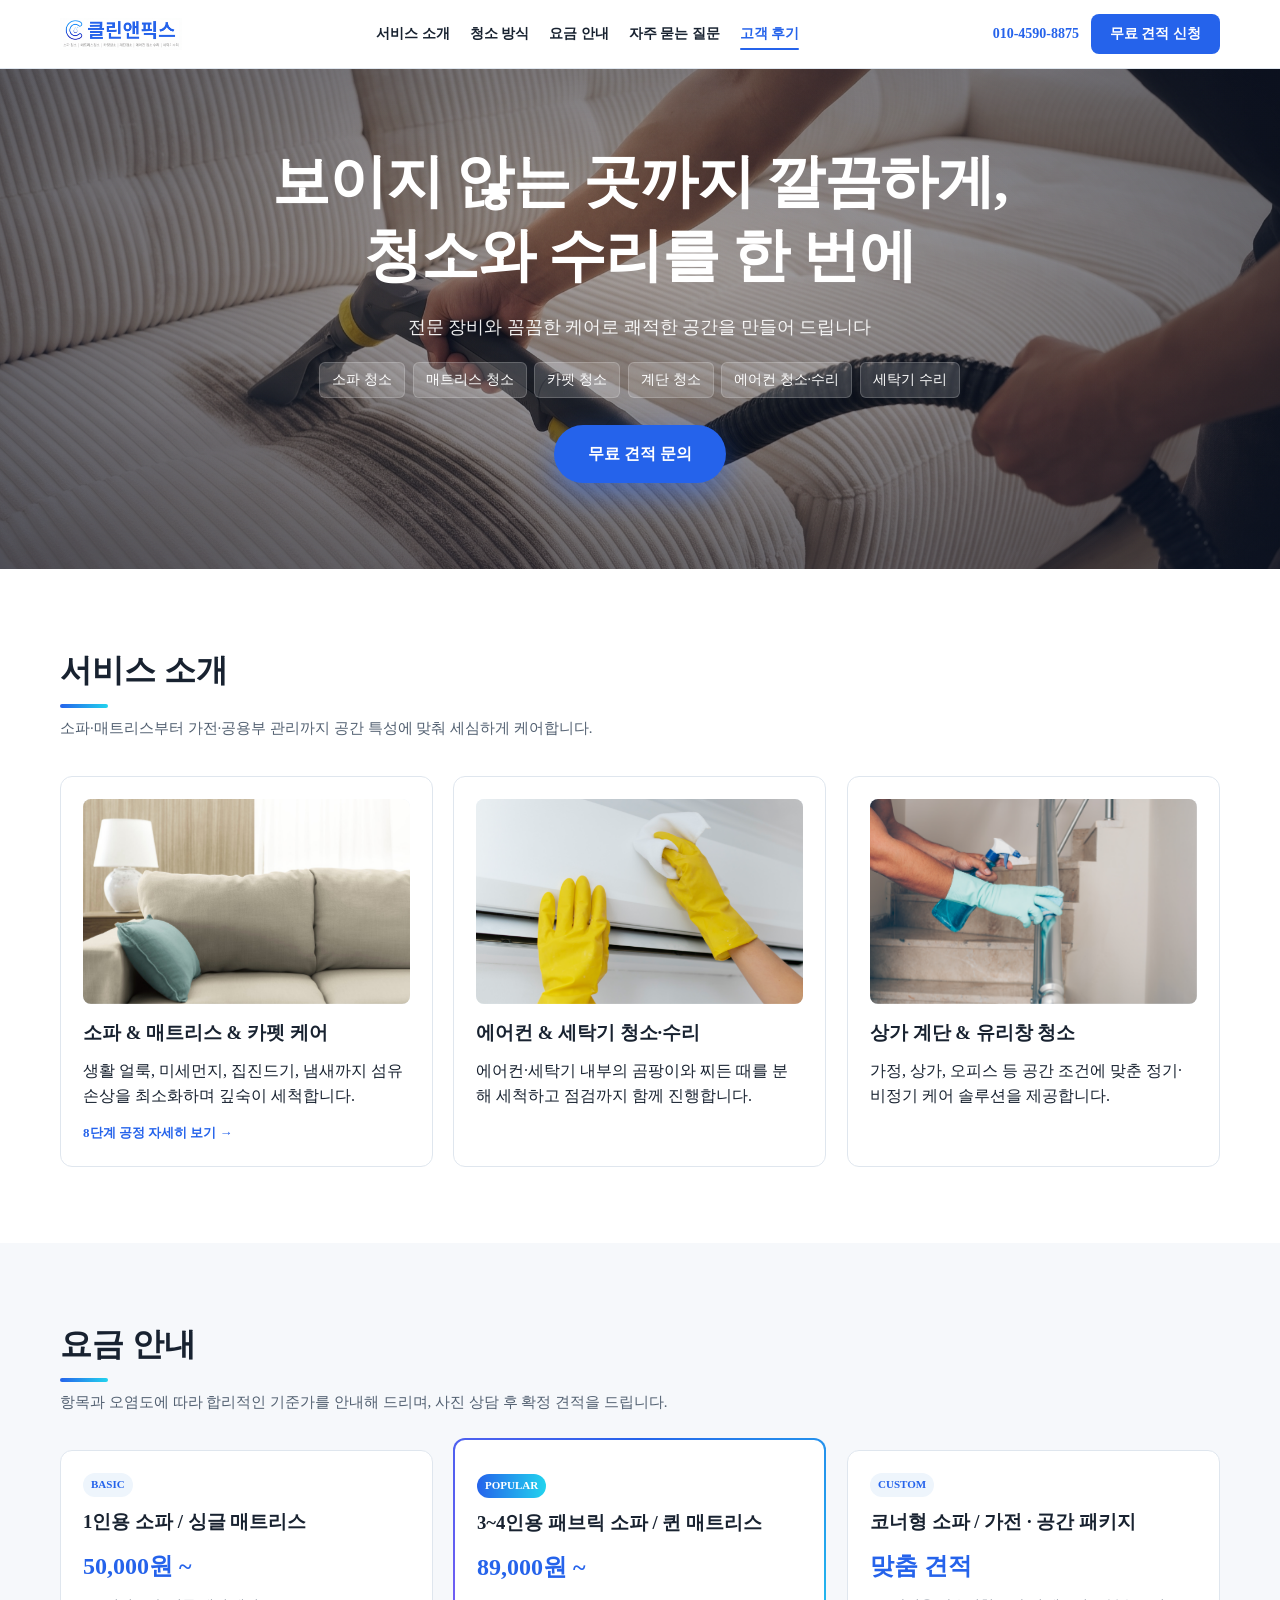
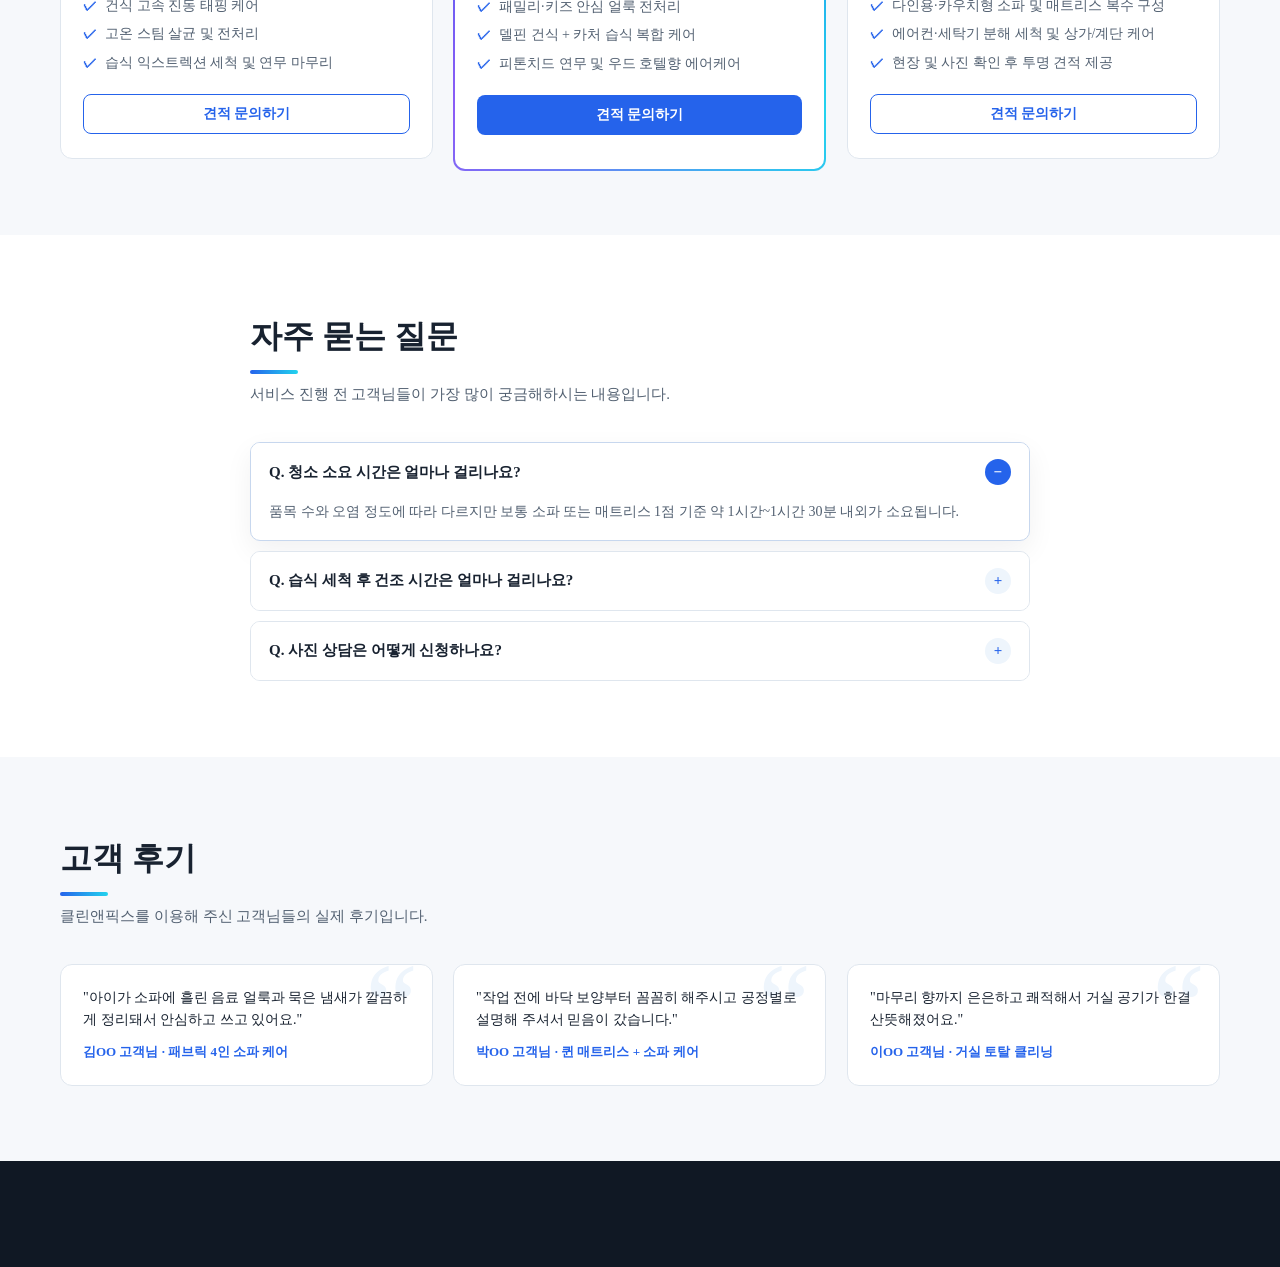
<file: index.html>
<!DOCTYPE html>
<html lang="ko">
<head>
  <meta charset="UTF-8" />
  <!-- <title>클린앤픽스 | 토탈 홈케어 솔루션</title> -->
  <title>클린앤픽스 | 소파·매트리스·가전 토탈 홈케어</title>
  <meta name="viewport" content="width=device-width, initial-scale=1.0" />
  <meta name="description" content="클린앤픽스는 소파, 매트리스, 카펫, 계단 청소와 에어컨·세탁기 청소·수리를 한 번에 제공하는 토탈 홈케어입니다. 무료 견적 010-4590-8875" />
  <meta name="keywords" content="클린앤픽스, 소파청소, 매트리스청소, 카펫청소, 에어컨청소, 세탁기수리, 홈케어" />
  <meta name="author" content="클린앤픽스" />
  <meta name="robots" content="index, follow" />
  <meta name="format-detection" content="telephone=yes" />
  <link rel="canonical" href="https://example.com/" />

  <!-- Google Search console -->
  <meta name="google-site-verification" content="XrOXJmOJkGerTyhE4SbT16BVe5wkN-o1KWM9F8lPONY" />
  
  <!-- Favicon -->
  <link rel="icon" href="assets/favicon/favicon.ico" sizes="any" />
  <link rel="icon" type="image/png" sizes="16x16" href="assets/favicon/favicon-16x16.png" />
  <link rel="icon" type="image/png" sizes="32x32" href="assets/favicon/favicon-32x32.png" />
  <link rel="icon" type="image/png" sizes="48x48" href="assets/favicon/favicon-48x48.png" />
  <link rel="apple-touch-icon" href="assets/favicon/apple-touch-icon.png" />
  <link rel="manifest" href="site.webmanifest" />
  <meta name="application-name" content="클린앤픽스" />

  <!-- Open Graph (카카오, 네이버, 페이스북 공유) -->
  <meta property="og:type" content="website" />
  <meta property="og:locale" content="ko_KR" />
  <meta property="og:site_name" content="클린앤픽스" />
  <meta property="og:title" content="클린앤픽스 | 보이지 않는 곳까지 깔끔하게" />
  <meta property="og:description" content="소파·매트리스·카펫 청소와 에어컨·세탁기 케어를 한 번에. 무료 견적 010-4590-8875" />
  <meta property="og:url" content="https://cleanandfix.github.io/clean-n-fix" />
  <meta property="og:image" content="https://i.ifh.cc/rtOktN.jpg" />
  <meta property="og:image:width" content="1200" />
  <meta property="og:image:height" content="630" />
  <meta property="og:image:alt" content="클린앤픽스 토탈 홈케어" />

  <!-- 검색엔진 소유 확인 (발급받은 코드로 교체) -->
  <meta name="google-site-verification" content="GOOGLE_VERIFICATION_CODE" />
  <meta name="naver-site-verification" content="NAVER_VERIFICATION_CODE" />
  <link rel="stylesheet" href="css/style.css" />
  <link rel="stylesheet" href="css/motion.css" />
  <script>document.documentElement.classList.add('motion-ready');</script>

</head>
<body>

  <header class="site-header">
    <div class="container header-inner">
      <a href="#top" class="brand-logo"><img src="assets/CF_logo.png" alt="클린앤픽스 로고" class="brand-logo-img" /></a>
      <nav class="main-nav" aria-label="주요 메뉴">
        <a href="#service">서비스 소개</a>
        <a href="process.html">청소 방식</a>
        <a href="#pricing">요금 안내</a>
        <a href="#faq">자주 묻는 질문</a>
        <a href="#review">고객 후기</a>
      </nav>
      <div class="header-actions">
        <a href="tel:010-4590-8875" class="tel-link">010-4590-8875</a>
        <button type="button" class="btn-primary" id="openQuoteModal">무료 견적 신청</button>
      </div>
    </div>
  </header>

  <main id="top">
   <section class="hero-full">
    <div class="hero-bg" aria-hidden="true"></div>
    <div class="hero-inner">
      <h1 class="hero-title">
        <span class="line"><span>보이지 않는 곳까지 깔끔하게,</span></span>
        <span class="line"><span>청소와 수리를 한 번에</span></span>
      </h1>
      <p class="hero-desc">전문 장비와 꼼꼼한 케어로 쾌적한 공간을 만들어 드립니다</p>
      <div class="hero-list">
        <span>소파 청소</span>
        <span>매트리스 청소</span>
        <span>카펫 청소</span>
        <span>계단 청소</span>
        <span>에어컨 청소·수리</span>
        <span>세탁기 수리</span>
      </div>
      <a href="#contact" class="hero-cta">무료 견적 문의</a>
    </div>
  </section>

  </div>

    <section id="service" class="section">
      <div class="container">
        <div class="section-head">
          <h2>서비스 소개</h2>
          <p>소파·매트리스부터 가전·공용부 관리까지 공간 특성에 맞춰 세심하게 케어합니다.</p>
        </div>
        <div class="grid-3">
          <a href="process.html" class="card card-link" aria-label="소파 &amp; 매트리스 &amp; 카펫 케어 - 클리닝 시스템 공정 안내 보기">
            <div class="service-thumb">
              <img src="assets/service_01.png" alt="소파 및 매트리스 케어" loading="lazy" onerror="this.remove();" />
            </div>
            <h3>소파 &amp; 매트리스 &amp; 카펫 케어</h3>
            <p>생활 얼룩, 미세먼지, 집진드기, 냄새까지 섬유 손상을 최소화하며 깊숙이 세척합니다.</p>
            <span class="card-more">8단계 공정 자세히 보기 <span aria-hidden="true">→</span></span>
          </a>
          <article class="card">
            <div class="service-thumb">
              <img src="assets/service_02.jpg" alt="가전 분해 청소 및 정비" loading="lazy" onerror="this.remove();" />
            </div>
            <h3>에어컨 &amp; 세탁기 청소·수리</h3>
            <p>에어컨·세탁기 내부의 곰팡이와 찌든 때를 분해 세척하고 점검까지 함께 진행합니다.</p>
          </article>
          <article class="card">
            <div class="service-thumb">
              <img src="assets/service_03.jpg" alt="카펫 계단 맞춤 케어" loading="lazy" onerror="this.remove();" />
            </div>
            <h3>상가 계단 &amp; 유리창 청소</h3>
            <p>가정, 상가, 오피스 등 공간 조건에 맞춘 정기·비정기 케어 솔루션을 제공합니다.</p>
          </article>
        </div>
      </div>
    </section>

    <section id="pricing" class="section section-muted">
      <div class="container">
        <div class="section-head">
          <h2>요금 안내</h2>
          <p>항목과 오염도에 따라 합리적인 기준가를 안내해 드리며, 사진 상담 후 확정 견적을 드립니다.</p>
        </div>
        <div class="grid-3">
          <article class="pricing-card">
            <span class="plan-tag">BASIC</span>
            <h3>1인용 소파 / 싱글 매트리스</h3>
            <p class="price">50,000원 ~</p>
            <ul>
              <li>건식 고속 진동 태핑 케어</li>
              <li>고온 스팀 살균 및 전처리</li>
              <li>습식 익스트렉션 세척 및 연무 마무리</li>
            </ul>
            <button type="button" class="btn-outline select-plan-btn" data-plan="1인용 소파 / 싱글 매트리스 (50,000원 ~)">견적 문의하기</button>
          </article>
          <article class="pricing-card featured">
            <span class="plan-tag">POPULAR</span>
            <h3>3~4인용 패브릭 소파 / 퀸 매트리스</h3>
            <p class="price">90,000원 ~</p>
            <ul>
              <li>패밀리·키즈 안심 얼룩 전처리</li>
              <li>델핀 건식 + 카처 습식 복합 케어</li>
              <li>피톤치드 연무 및 우드 호텔향 에어케어</li>
            </ul>
            <button type="button" class="btn-primary select-plan-btn" data-plan="3~4인용 소파 / 퀸 매트리스 (90,000원 ~)">견적 문의하기</button>
          </article>
          <article class="pricing-card">
            <span class="plan-tag">CUSTOM</span>
            <h3>코너형 소파 / 가전 · 공간 패키지</h3>
            <p class="price">맞춤 견적</p>
            <ul>
              <li>다인용·카우치형 소파 및 매트리스 복수 구성</li>
              <li>에어컨·세탁기 분해 세척 및 상가/계단 케어</li>
              <li>현장 및 사진 확인 후 투명 견적 제공</li>
            </ul>
            <button type="button" class="btn-outline select-plan-btn" data-plan="코너형 소파 / 가전·공간 패키지 (맞춤 견적)">견적 문의하기</button>
          </article>
        </div>
      </div>
    </section>

    <section id="faq" class="section">
      <div class="container narrow">
        <div class="section-head">
          <h2>자주 묻는 질문</h2>
          <p>서비스 진행 전 고객님들이 가장 많이 궁금해하시는 내용입니다.</p>
        </div>
        <div class="faq-list" id="faqList"></div>
      </div>
    </section>

    <section id="review" class="section section-muted">
      <div class="container">
        <div class="section-head">
          <h2>고객 후기</h2>
          <p>클린앤픽스를 이용해 주신 고객님들의 실제 후기입니다.</p>
        </div>
        <div class="grid-3">
          <article class="card review-card">
            <p>"아이가 소파에 흘린 음료 얼룩과 묵은 냄새가 깔끔하게 정리돼서 안심하고 쓰고 있어요."</p>
            <strong>김OO 고객님 · 패브릭 4인 소파 케어</strong>
          </article>
          <article class="card review-card">
            <p>"작업 전에 바닥 보양부터 꼼꼼히 해주시고 공정별로 설명해 주셔서 믿음이 갔습니다."</p>
            <strong>박OO 고객님 · 퀸 매트리스 + 소파 케어</strong>
          </article>
          <article class="card review-card">
            <p>"마무리 향까지 은은하고 쾌적해서 거실 공기가 한결 산뜻해졌어요."</p>
            <strong>이OO 고객님 · 거실 토탈 클리닝</strong>
          </article>
        </div>
      </div>
    </section>
  </main>

  <footer class="site-footer">
    <div class="container footer-inner">
      <div>
        <strong>클린앤픽스</strong>
        <p>대표번호: 010-4590-8875 · 상담 및 견적 문의 가능</p>
      </div>
      <p class="copyright">© 2026 CLEAN &amp; FIX. All rights reserved.</p>
    </div>
  </footer>

  <div class="modal-backdrop" id="quoteModal" aria-hidden="true">
    <div class="modal-box" role="dialog" aria-modal="true" aria-labelledby="quoteModalTitle">
      <div class="modal-header">
        <h3 id="quoteModalTitle">무료 견적 신청</h3>
        <button type="button" class="modal-close" id="closeQuoteModal" aria-label="닫기">×</button>
      </div>
      <form id="quoteForm" class="quote-form">
        <label>
          선택 항목
          <input type="text" name="plan" id="quotePlanInput" placeholder="예: 3~4인용 소파 / 퀸 매트리스" />
        </label>
        <label>
          성함
          <input type="text" name="name" required placeholder="성함을 입력해 주세요" />
        </label>
        <label>
          연락처
          <input type="tel" name="phone" required placeholder="010-0000-0000" />
        </label>
        <label>
          문의 내용 (품목, 크기, 오염 상태 등)
          <textarea name="message" rows="4" placeholder="소재나 얼룩 위치 등을 편하게 적어주세요."></textarea>
        </label>
        <button type="submit" class="btn-primary full-width">견적 요청 보내기</button>
      </form>
    </div>
  </div>

  <a href="tel:010-4590-8875" class="fab-call" aria-label="전화 상담 010-4590-8875">
    <svg viewBox="0 0 24 24" width="24" height="24" aria-hidden="true"><path fill="currentColor" d="M6.6 10.8a15.1 15.1 0 0 0 6.6 6.6l2.2-2.2c.3-.3.7-.4 1-.2 1.1.4 2.3.6 3.6.6.6 0 1 .4 1 1V20c0 .6-.4 1-1 1A17 17 0 0 1 3 4c0-.6.4-1 1-1h3.5c.6 0 1 .4 1 1 0 1.3.2 2.5.6 3.6.1.3 0 .7-.2 1l-2.3 2.2z"/></svg>
  </a>

  <div class="scroll-progress" aria-hidden="true"></div>

  <script src="js/main.js"></script>
  <script src="js/motion.js"></script>
</body>
</html>
</file>
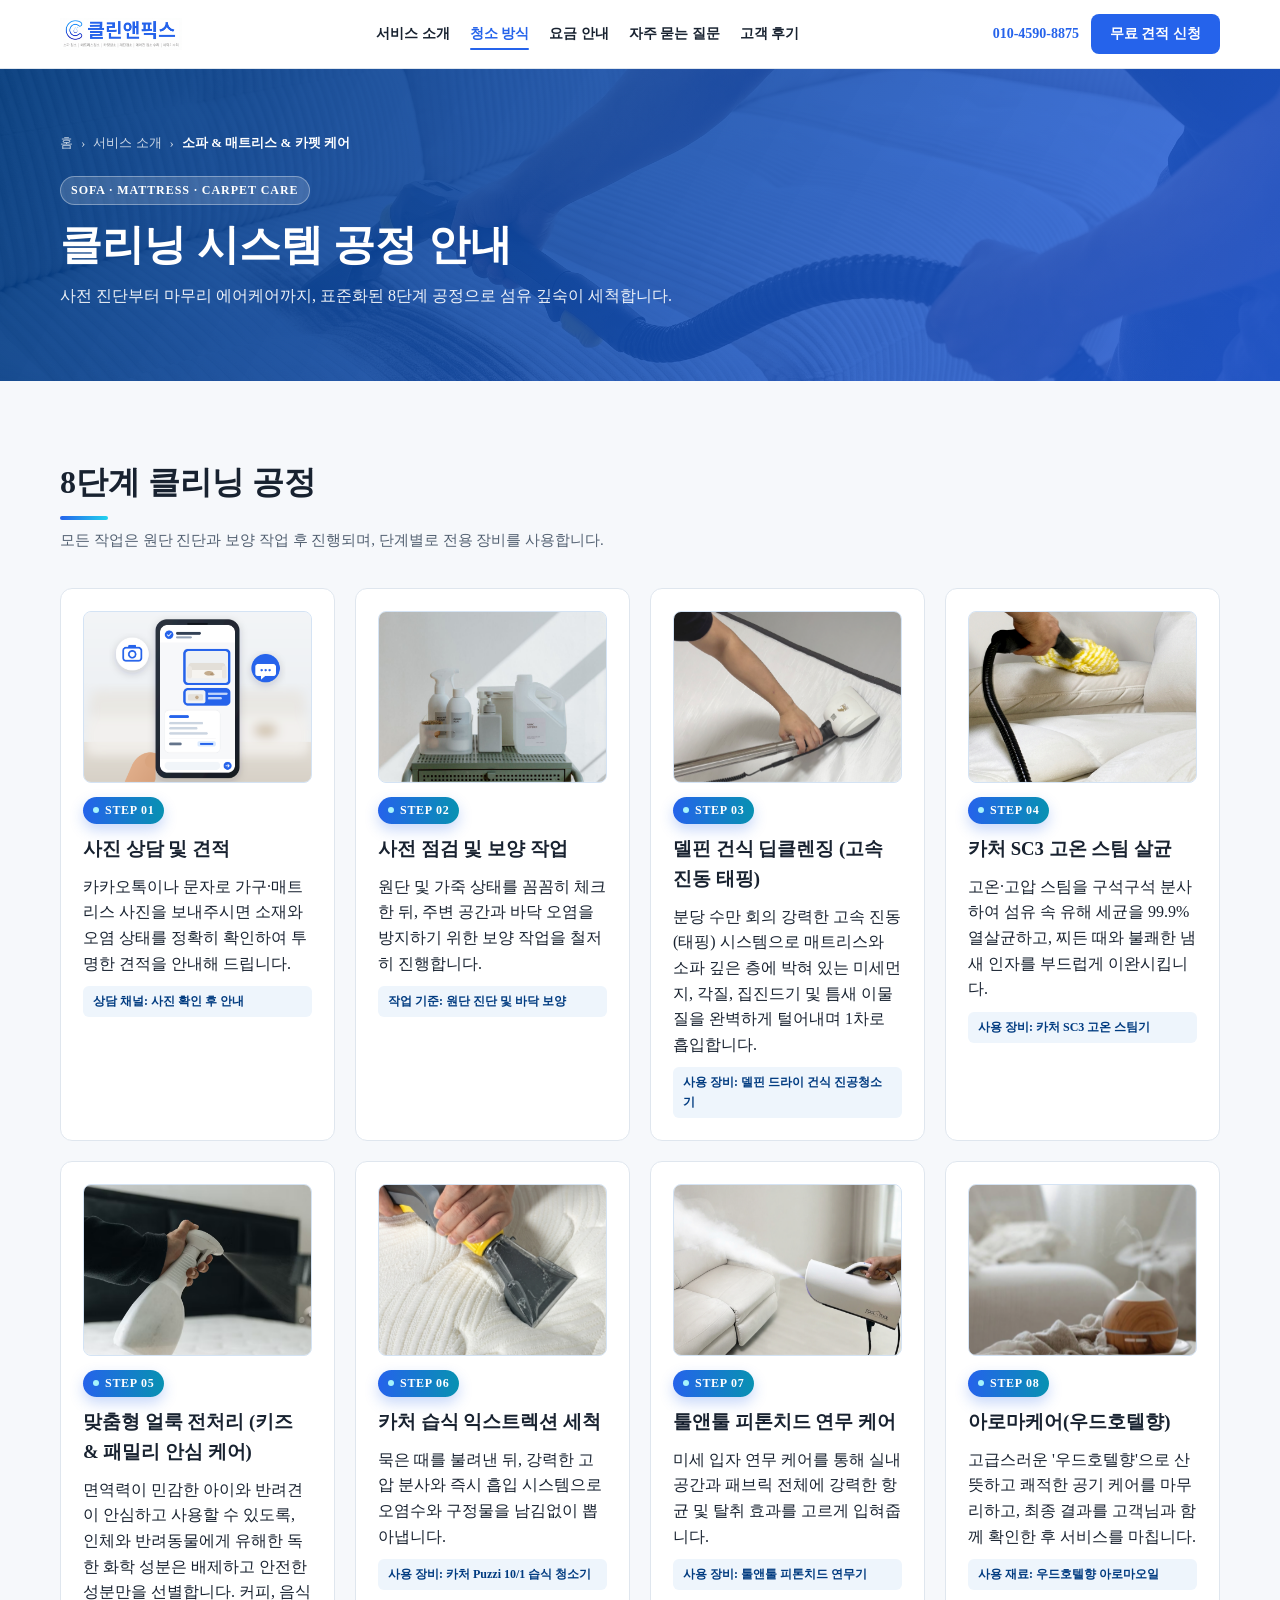
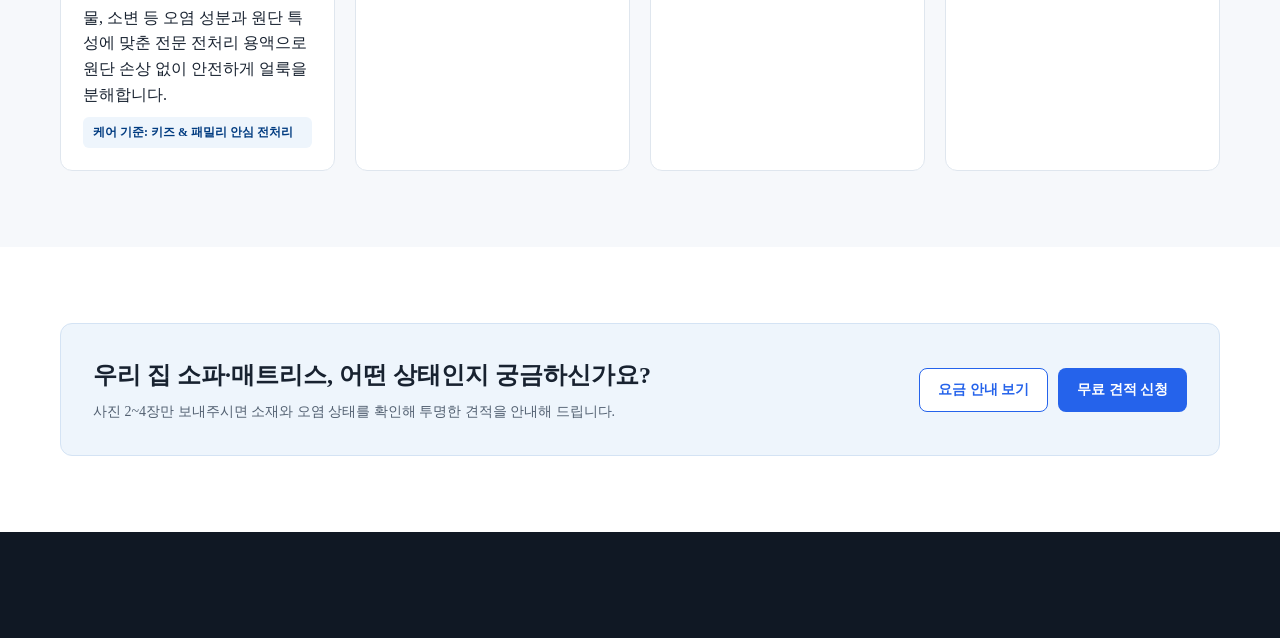
<file: process.html>
<!DOCTYPE html>
<html lang="ko">
<head>
  <meta charset="UTF-8" />
  <title>클리닝 시스템 공정 안내 | 클린앤픽스 소파·매트리스·카펫 케어</title>
  <meta name="viewport" content="width=device-width, initial-scale=1.0" />
  <meta name="description" content="클린앤픽스 소파·매트리스·카펫 케어는 사진 상담부터 건식 태핑, 고온 스팀 살균, 습식 익스트렉션, 피톤치드 연무, 아로마 마무리까지 표준화된 8단계 공정으로 진행합니다. 무료 견적 010-4590-8875" />
  <meta name="keywords" content="클린앤픽스, 소파청소 공정, 매트리스청소, 카펫청소, 습식 익스트렉션, 스팀 살균, 피톤치드" />
  <meta name="author" content="클린앤픽스" />
  <meta name="robots" content="index, follow" />
  <meta name="format-detection" content="telephone=yes" />
  <link rel="canonical" href="https://cleanandfix.github.io/clean-n-fix/process.html" />

  <!-- Favicon -->
  <link rel="icon" href="assets/favicon/favicon.ico" sizes="any" />
  <link rel="icon" type="image/png" sizes="16x16" href="assets/favicon/favicon-16x16.png" />
  <link rel="icon" type="image/png" sizes="32x32" href="assets/favicon/favicon-32x32.png" />
  <link rel="icon" type="image/png" sizes="48x48" href="assets/favicon/favicon-48x48.png" />
  <link rel="apple-touch-icon" href="assets/favicon/apple-touch-icon.png" />
  <link rel="manifest" href="site.webmanifest" />

  <!-- Open Graph -->
  <meta property="og:type" content="website" />
  <meta property="og:locale" content="ko_KR" />
  <meta property="og:site_name" content="클린앤픽스" />
  <meta property="og:title" content="클리닝 시스템 공정 안내 | 클린앤픽스" />
  <meta property="og:description" content="소파·매트리스·카펫을 표준화된 8단계 공정으로 깊숙이 세척합니다. 무료 견적 010-4590-8875" />
  <meta property="og:url" content="https://cleanandfix.github.io/clean-n-fix/process.html" />
  <meta property="og:image" content="https://i.ifh.cc/rtOktN.jpg" />

  <link rel="stylesheet" href="css/style.css" />
  <link rel="stylesheet" href="css/motion.css" />
  <script>document.documentElement.classList.add('motion-ready');</script>
</head>
<body>

  <header class="site-header">
    <div class="container header-inner">
      <a href="index.html" class="brand-logo"><img src="assets/CF_logo.png" alt="클린앤픽스 로고" class="brand-logo-img" /></a>
      <nav class="main-nav" aria-label="주요 메뉴">
        <a href="index.html#service">서비스 소개</a>
        <a href="process.html" class="is-active" aria-current="page">청소 방식</a>
        <a href="index.html#pricing">요금 안내</a>
        <a href="index.html#faq">자주 묻는 질문</a>
        <a href="index.html#review">고객 후기</a>
      </nav>
      <div class="header-actions">
        <a href="tel:010-4590-8875" class="tel-link">010-4590-8875</a>
        <button type="button" class="btn-primary" id="openQuoteModal">무료 견적 신청</button>
      </div>
    </div>
  </header>

  <main id="top">
    <section class="page-hero">
      <div class="container">
        <nav class="breadcrumb" aria-label="현재 위치">
          <a href="index.html">홈</a>
          <span aria-hidden="true">›</span>
          <a href="index.html#service">서비스 소개</a>
          <span aria-hidden="true">›</span>
          <span aria-current="page">소파 &amp; 매트리스 &amp; 카펫 케어</span>
        </nav>
        <span class="page-hero-tag">SOFA · MATTRESS · CARPET CARE</span>
        <h1>클리닝 시스템 공정 안내</h1>
        <p>사전 진단부터 마무리 에어케어까지,<br class="mobile-br" /> 표준화된 8단계 공정으로 섬유 깊숙이 세척합니다.</p>
      </div>
    </section>

    <section id="process" class="section section-muted">
      <div class="container">
        <div class="section-head">
          <h2>8단계 클리닝 공정</h2>
          <p>모든 작업은 원단 진단과 보양 작업 후 진행되며, 단계별로 전용 장비를 사용합니다.</p>
        </div>
        <div class="grid-4" id="processGrid"></div>
      </div>
    </section>

    <section class="section">
      <div class="container">
        <div class="page-cta">
          <div>
            <h2>우리 집 소파·매트리스, 어떤 상태인지 궁금하신가요?</h2>
            <p>사진 2~4장만 보내주시면 소재와 오염 상태를 확인해 투명한 견적을 안내해 드립니다.</p>
          </div>
          <div class="page-cta-actions">
            <a href="index.html#pricing" class="btn-outline">요금 안내 보기</a>
            <button type="button" class="btn-primary select-plan-btn" data-plan="소파 / 매트리스 / 카펫 케어">무료 견적 신청</button>
          </div>
        </div>
      </div>
    </section>
  </main>

  <footer class="site-footer">
    <div class="container footer-inner">
      <div>
        <strong>클린앤픽스</strong>
        <p>대표번호: 010-4590-8875 · 상담 및 견적 문의 가능</p>
      </div>
      <p class="copyright">© 2026 CLEAN &amp; FIX. All rights reserved.</p>
    </div>
  </footer>

  <div class="modal-backdrop" id="quoteModal" aria-hidden="true">
    <div class="modal-box" role="dialog" aria-modal="true" aria-labelledby="quoteModalTitle">
      <div class="modal-header">
        <h3 id="quoteModalTitle">무료 견적 신청</h3>
        <button type="button" class="modal-close" id="closeQuoteModal" aria-label="닫기">×</button>
      </div>
      <form id="quoteForm" class="quote-form">
        <label>
          선택 항목
          <input type="text" name="plan" id="quotePlanInput" placeholder="예: 3~4인용 소파 / 퀸 매트리스" />
        </label>
        <label>
          성함
          <input type="text" name="name" required placeholder="성함을 입력해 주세요" />
        </label>
        <label>
          연락처
          <input type="tel" name="phone" required placeholder="010-0000-0000" />
        </label>
        <label>
          문의 내용 (품목, 크기, 오염 상태 등)
          <textarea name="message" rows="4" placeholder="소재나 얼룩 위치 등을 편하게 적어주세요."></textarea>
        </label>
        <button type="submit" class="btn-primary full-width">견적 요청 보내기</button>
      </form>
    </div>
  </div>

  <a href="tel:010-4590-8875" class="fab-call" aria-label="전화 상담 010-4590-8875">
    <svg viewBox="0 0 24 24" width="24" height="24" aria-hidden="true"><path fill="currentColor" d="M6.6 10.8a15.1 15.1 0 0 0 6.6 6.6l2.2-2.2c.3-.3.7-.4 1-.2 1.1.4 2.3.6 3.6.6.6 0 1 .4 1 1V20c0 .6-.4 1-1 1A17 17 0 0 1 3 4c0-.6.4-1 1-1h3.5c.6 0 1 .4 1 1 0 1.3.2 2.5.6 3.6.1.3 0 .7-.2 1l-2.3 2.2z"/></svg>
  </a>

  <div class="scroll-progress" aria-hidden="true"></div>

  <script src="js/main.js"></script>
  <script src="js/motion.js"></script>
</body>
</html>
</file>
<file: css/style.css>
:root {
  --primary: #2563eb;
  --primary-dark: #003b80;
  --primary-soft: #eef5fc;
  --text-main: #182230;
  --text-sub: #526071;
  --bg-page: #ffffff;
  --bg-muted: #f6f8fb;
  --border: #dfe6ee;
  --radius: 12px;
}

* {
  box-sizing: border-box;
  margin: 0;
  padding: 0;
}

html {
  scroll-behavior: smooth;
}

@import url(//spoqa.github.io/spoqa-han-sans/css/SpoqaHanSansNeo.css);

* { font-family: 'Spoqa Han Sans Neo', 'sans-serif'; }

.hero-full {
  position: relative;
  width: 100%;
  height: 500px;
  background: #1e3a8a;
  display: flex;
  align-items: center;
  justify-content: center;
  text-align: center;
  color: #ffffff;
  font-family: 'Pretendard', sans-serif;
  overflow: hidden;
}

.hero-full::before {
  content: '';
  position: absolute;
  inset: 0;
  background: rgba(15, 23, 42, 0.55);
}

.hero-inner {
  position: relative;
  z-index: 1;
  max-width: 860px;
  padding: 0 20px;
}

.hero-inner h1 {
  font-size: 40px;
  line-height: 1.25;
  margin: 10px 0 14px;
}

.hero-inner p {
  font-size: 16px;
  margin-bottom: 20px;
  opacity: 0.92;
}

.hero-list {
  display: flex;
  flex-wrap: wrap;
  justify-content: center;
  gap: 8px;
  margin-bottom: 26px;
  font-size: 14px;
}

.hero-list span {
  background: rgba(255, 255, 255, 0.16);
  padding: 6px 12px;
  border-radius: 6px;
  backdrop-filter: blur(4px);
}

.hero-cta {
  display: inline-block;
  background: #2563eb;
  color: #ffffff;
  padding: 14px 28px;
  border-radius: 8px;
  text-decoration: none;
  font-weight: 700;
}

.hero-full {
  /* ...다른 속성들... */
  background: url('../assets/CF_mainbanner2.png') center/cover no-repeat;
}

@media (max-width: 860px) {
  .cf-hero {
    flex-direction: column;
    text-align: center;
  }

  .cf-hero h1 {
    font-size: 30px;
  }

  .cf-tags,
  .cf-btns {
    justify-content: center;
  }
}

body {
  font-family: -apple-system, BlinkMacSystemFont, "Malgun Gothic", "Apple SD Gothic Neo", sans-serif;
  color: var(--text-main);
  background: var(--bg-page);
  line-height: 1.6;
  overflow-x: hidden;
}

.brand-logo {
  display: inline-flex;
  align-items: center;
  gap: 8px;
}

.brand-logo-img {
  height: 32px;
  width: auto;
  object-fit: contain;
}

img {
  max-width: 100%;
  display: block;
}

a {
  color: inherit;
  text-decoration: none;
}

.container {
  width: 100%;
  max-width: 1200px;
  margin: 0 auto;
  padding: 0 20px;
}

.container.narrow {
  max-width: 820px;
}

.top-notice {
  background: var(--primary);
  color: #ffffff;
  text-align: center;
  font-size: 13px;
  padding: 8px 16px;
}

.top-notice a {
  text-decoration: underline;
  font-weight: 600;
}

.site-header {
  position: sticky;
  top: 0;
  z-index: 40;
  background: rgba(255, 255, 255, 0.96);
  backdrop-filter: blur(8px);
  border-bottom: 1px solid var(--border);
}

.header-inner {
  min-height: 68px;
  display: flex;
  align-items: center;
  justify-content: space-between;
  gap: 16px;
  flex-wrap: wrap;
}

.brand-logo {
  font-size: 20px;
  font-weight: 800;
  color: var(--primary);
  letter-spacing: -0.02em;
}

.main-nav {
  display: flex;
  align-items: center;
  gap: 20px;
  flex-wrap: wrap;
}

.main-nav a {
  font-size: 14px;
  font-weight: 600;
  color: var(--text-main);
}

.main-nav a:hover {
  color: var(--primary);
}

.header-actions {
  display: flex;
  align-items: center;
  gap: 12px;
}

.tel-link {
  font-size: 14px;
  font-weight: 700;
  color: var(--primary);
}

.btn-primary,
.btn-secondary,
.btn-outline {
  display: inline-flex;
  align-items: center;
  justify-content: center;
  padding: 10px 18px;
  border-radius: 8px;
  font-size: 14px;
  font-weight: 700;
  cursor: pointer;
  border: 1px solid transparent;
  transition: background-color 0.2s ease, color 0.2s ease, border-color 0.2s ease;
}

.btn-primary {
  background: var(--primary);
  color: #ffffff;
}

.btn-primary:hover {
  background: var(--primary-dark);
}

.btn-secondary {
  background: rgba(255, 255, 255, 0.16);
  color: #ffffff;
  border-color: rgba(255, 255, 255, 0.55);
}

.btn-secondary:hover {
  background: rgba(255, 255, 255, 0.26);
}

.btn-outline {
  background: #ffffff;
  color: var(--primary);
  border-color: var(--primary);
}

.btn-outline:hover {
  background: var(--primary-soft);
}

.full-width {
  width: 100%;
}

.hero-banner {
  background:
    linear-gradient(90deg, rgba(8, 29, 61, 0.82) 0%, rgba(8, 29, 61, 0.52) 55%, rgba(8, 29, 61, 0.28) 100%),
    url("../assets/hero-sofa-care.jpg") center / cover no-repeat;
  color: #ffffff;
  padding: 96px 0;
  min-height: 520px;
  display: flex;
  align-items: center;
}

.hero-content {
  max-width: 660px;
}

.hero-badge {
  display: inline-block;
  background: rgba(255, 255, 255, 0.16);
  border: 1px solid rgba(255, 255, 255, 0.35);
  padding: 4px 10px;
  border-radius: 999px;
  font-size: 12px;
  font-weight: 700;
  margin-bottom: 14px;
}

.hero-banner h1 {
  font-size: clamp(32px, 5vw, 48px);
  line-height: 1.22;
  font-weight: 800;
  margin-bottom: 16px;
}

.hero-banner p {
  font-size: 16px;
  color: rgba(255, 255, 255, 0.92);
  margin-bottom: 26px;
}

.hero-buttons {
  display: flex;
  gap: 12px;
  flex-wrap: wrap;
}

.section {
  padding: 76px 0;
}

.section-muted {
  background: var(--bg-muted);
}

.section-head {
  margin-bottom: 36px;
}

.section-head h2 {
  font-size: clamp(24px, 3.2vw, 32px);
  font-weight: 800;
  margin-bottom: 8px;
}

.section-head p {
  color: var(--text-sub);
  font-size: 15px;
}

.grid-3 {
  display: grid;
  grid-template-columns: repeat(auto-fit, minmax(260px, 1fr));
  gap: 20px;
}

.grid-4 {
  display: grid;
  grid-template-columns: repeat(auto-fit, minmax(240px, 1fr));
  gap: 20px;
}

.card,
.pricing-card {
  background: #ffffff;
  border: 1px solid var(--border);
  border-radius: var(--radius);
  padding: 22px;
  display: flex;
  flex-direction: column;
  gap: 10px;
}

/* 1:1 정사각형 썸네일 영역 */
.step-thumb {
  width: 100%;
  aspect-ratio: 1 / 1;
  border-radius: 12px;
  overflow: hidden;
  background-color: #f3f4f6;
  margin-bottom: 16px;
  display: flex;
  align-items: center;
  justify-content: center;
  color: #9ca3af;
  font-size: 0.875rem;
}

/* 이미지 비율 유지 및 꽉 채우기 */
.step-thumb img {
  width: 100%;
  height: 100%;
  object-fit: cover;
  display: block;
  transition: transform 0.3s ease;
}

/* 카드 호버 시 이미지 살짝 확대 효과 */
.card:hover .step-thumb img {
  transform: scale(1.04);
}

.step-thumb {
  aspect-ratio: 4 / 3;
  width: 100%;
  border-radius: 8px;
  background: var(--primary-soft);
  border: 1px solid #d4e3f4;
  display: flex;
  align-items: center;
  justify-content: center;
  color: var(--primary);
  font-weight: 700;
  font-size: 13px;
  margin-bottom: 4px;
  overflow: hidden;
}

.step-thumb img {
  width: 100%;
  height: 100%;
  object-fit: cover;
}

.step-code {
  font-size: 12px;
  font-weight: 800;
  color: var(--primary);
}

.step-equip {
  font-size: 12px;
  font-weight: 600;
  color: var(--primary-dark);
  background: var(--primary-soft);
  padding: 6px 10px;
  border-radius: 6px;
}

.pricing-card.featured {
  border: 2px solid var(--primary);
}

.plan-tag {
  align-self: flex-start;
  font-size: 11px;
  font-weight: 800;
  color: var(--primary);
  background: var(--primary-soft);
  padding: 3px 8px;
  border-radius: 999px;
}

.price {
  font-size: 24px;
  font-weight: 800;
  color: var(--primary);
}

.pricing-card ul {
  list-style: none;
  display: flex;
  flex-direction: column;
  gap: 6px;
  color: var(--text-sub);
  font-size: 14px;
  margin-bottom: 10px;
}

.faq-list {
  display: flex;
  flex-direction: column;
  gap: 10px;
}

.faq-item {
  background: #ffffff;
  border: 1px solid var(--border);
  border-radius: 10px;
  overflow: hidden;
}

.faq-question {
  width: 100%;
  text-align: left;
  background: #ffffff;
  border: none;
  padding: 16px 18px;
  font-size: 15px;
  font-weight: 700;
  color: var(--text-main);
  cursor: pointer;
  display: flex;
  justify-content: space-between;
  align-items: center;
}

.faq-answer {
  padding: 0 18px 16px;
  color: var(--text-sub);
  font-size: 14px;
  display: none;
}

.faq-item.open .faq-answer {
  display: block;
}

.review-card p {
  color: var(--text-main);
  font-size: 14px;
}

.review-card strong {
  color: var(--primary);
  font-size: 13px;
}

.site-footer {
  background: #101824;
  color: #d0d8e2;
  padding: 32px 0;
  font-size: 13px;
}

.footer-inner {
  display: flex;
  justify-content: space-between;
  align-items: center;
  gap: 16px;
  flex-wrap: wrap;
}

.modal-backdrop {
  position: fixed;
  inset: 0;
  background: rgba(10, 20, 36, 0.55);
  display: none;
  align-items: center;
  justify-content: center;
  padding: 16px;
  z-index: 60;
}

.modal-backdrop.open {
  display: flex;
}

.modal-box {
  width: 100%;
  max-width: 460px;
  background: #ffffff;
  border-radius: var(--radius);
  padding: 24px;
  box-shadow: 0 20px 45px rgba(0, 0, 0, 0.2);
}

.modal-header {
  display: flex;
  justify-content: space-between;
  align-items: center;
  margin-bottom: 16px;
}

.modal-close {
  background: none;
  border: none;
  font-size: 24px;
  cursor: pointer;
  color: var(--text-sub);
}

.quote-form {
  display: flex;
  flex-direction: column;
  gap: 14px;
}

.quote-form label {
  display: flex;
  flex-direction: column;
  gap: 6px;
  font-size: 13px;
  font-weight: 700;
}

.quote-form input,
.quote-form textarea {
  width: 100%;
  padding: 10px 12px;
  border: 1px solid var(--border);
  border-radius: 8px;
  font-size: 14px;
  font-family: inherit;
}

.quote-form input:focus,
.quote-form textarea:focus {
  outline: 2px solid var(--primary);
  border-color: var(--primary);
}

/* 서비스 소개 썸네일 */
.service-thumb {
  width: 100%;
  aspect-ratio: 16 / 10;
  border-radius: 8px;
  overflow: hidden;
  background: var(--primary-soft);
  margin-bottom: 4px;
}

.service-thumb img {
  width: 100%;
  height: 100%;
  object-fit: cover;
  display: block;
  transition: transform 0.3s ease;
}

.card:hover .service-thumb img {
  transform: scale(1.04);
}

/* =========================================================
   서비스 카드 링크 (서브페이지 이동)
   ========================================================= */
.card-link {
  color: inherit;
  cursor: pointer;
  transition: border-color 0.2s ease, box-shadow 0.3s ease;
}

.card-link:hover,
.card-link:focus-visible {
  border-color: var(--primary);
  box-shadow: 0 12px 28px rgba(37, 99, 235, 0.12);
}

.card-link:focus-visible {
  outline: 2px solid var(--primary);
  outline-offset: 3px;
}

.card-more {
  margin-top: auto;
  padding-top: 4px;
  font-size: 13px;
  font-weight: 700;
  color: var(--primary);
}

.card-more span {
  display: inline-block;
  transition: transform 0.2s ease;
}

.card-link:hover .card-more span {
  transform: translateX(4px);
}

/* =========================================================
   서브페이지 공통
   ========================================================= */
.page-hero {
  background:
    linear-gradient(120deg, rgba(0, 59, 128, 0.92) 0%, rgba(37, 99, 235, 0.82) 100%),
    url('../assets/CF_mainbanner2.png') center / cover no-repeat;
  color: #ffffff;
  padding: 64px 0 72px;
}

.breadcrumb {
  display: flex;
  flex-wrap: wrap;
  align-items: center;
  gap: 8px;
  font-size: 13px;
  color: rgba(255, 255, 255, 0.78);
  margin-bottom: 22px;
}

.breadcrumb a:hover {
  color: #ffffff;
  text-decoration: underline;
}

.breadcrumb [aria-current="page"] {
  color: #ffffff;
  font-weight: 700;
}

.page-hero-tag {
  display: inline-block;
  font-size: 12px;
  font-weight: 800;
  letter-spacing: 0.08em;
  background: rgba(255, 255, 255, 0.16);
  border: 1px solid rgba(255, 255, 255, 0.35);
  padding: 4px 10px;
  border-radius: 999px;
  margin-bottom: 14px;
}

.page-hero h1 {
  font-size: clamp(28px, 4.4vw, 42px);
  font-weight: 800;
  line-height: 1.25;
  margin-bottom: 12px;
}

.page-hero p {
  font-size: 16px;
  color: rgba(255, 255, 255, 0.92);
}

.mobile-br {
  display: none;
}

.page-cta {
  display: flex;
  align-items: center;
  justify-content: space-between;
  gap: 24px;
  flex-wrap: wrap;
  background: var(--primary-soft);
  border: 1px solid #d4e3f4;
  border-radius: var(--radius);
  padding: 32px;
}

.page-cta h2 {
  font-size: clamp(19px, 2.4vw, 24px);
  font-weight: 800;
  margin-bottom: 6px;
}

.page-cta p {
  color: var(--text-sub);
  font-size: 14px;
}

.page-cta-actions {
  display: flex;
  gap: 10px;
  flex-wrap: wrap;
}

@media (max-width: 600px) {
  .page-hero {
    padding: 44px 0 52px;
  }

  .mobile-br {
    display: inline;
  }

  .page-cta {
    padding: 24px;
  }

  .page-cta-actions,
  .page-cta-actions > * {
    width: 100%;
  }
}
</file>
<file: css/motion.css>
/* =========================================================
   CLEAN & FIX — Motion Layer
   style.css 위에 덧씌우는 모션 전용 스타일입니다.
   제거하려면 index.html의 motion.css / motion.js 링크만 지우면 됩니다.
   ========================================================= */

:root {
  --ease-out: cubic-bezier(0.16, 1, 0.3, 1);
  --ease-spring: cubic-bezier(0.34, 1.56, 0.64, 1);
  --accent: #22d3ee;
}

@property --angle {
  syntax: '<angle>';
  initial-value: 0deg;
  inherits: false;
}

/* ---------- 스크롤 진행 바 ---------- */
.scroll-progress {
  position: fixed;
  top: 0;
  left: 0;
  width: 100%;
  height: 3px;
  transform-origin: 0 50%;
  transform: scaleX(0);
  background: linear-gradient(90deg, #60a5fa, var(--primary), var(--accent));
  z-index: 100;
  pointer-events: none;
}

/* ---------- 헤더 ---------- */
.site-header {
  transition: transform 0.45s var(--ease-out), box-shadow 0.3s ease, background-color 0.3s ease;
}
.site-header.is-scrolled {
  background: rgba(255, 255, 255, 0.88);
  box-shadow: 0 10px 30px rgba(15, 23, 42, 0.08);
}
.site-header.is-hidden {
  transform: translateY(-105%);
}
.brand-logo-img {
  transition: transform 0.5s var(--ease-spring);
}
.brand-logo:hover .brand-logo-img {
  transform: rotate(-4deg) scale(1.06);
}
.main-nav a {
  position: relative;
  transition: color 0.25s ease;
}
.main-nav a::after {
  content: '';
  position: absolute;
  left: 0;
  bottom: -5px;
  width: 100%;
  height: 2px;
  border-radius: 2px;
  background: var(--primary);
  transform: scaleX(0);
  transform-origin: right;
  transition: transform 0.4s var(--ease-out);
}
.main-nav a:hover::after,
.main-nav a.is-active::after {
  transform: scaleX(1);
  transform-origin: left;
}
.main-nav a.is-active {
  color: var(--primary);
}

/* ---------- 버튼 공통: 리플 + 마그네틱 ---------- */
.btn-primary,
.btn-outline,
.hero-cta {
  position: relative;
  overflow: hidden;
  isolation: isolate;
  transition: background-color 0.2s ease, color 0.2s ease, border-color 0.2s ease,
    box-shadow 0.3s ease, translate 0.35s var(--ease-out);
}
.btn-primary:hover {
  box-shadow: 0 10px 24px rgba(37, 99, 235, 0.32);
}
.ripple {
  position: absolute;
  border-radius: 50%;
  background: rgba(255, 255, 255, 0.45);
  transform: scale(0);
  animation: ripple 0.65s var(--ease-out) forwards;
  pointer-events: none;
  z-index: -1;
}
.btn-outline .ripple {
  background: rgba(37, 99, 235, 0.2);
}
@keyframes ripple {
  to { transform: scale(2.6); opacity: 0; }
}

/* ---------- 히어로 ---------- */
.hero-full {
  height: 500px;
  min-height: 0;
  padding: 40px 0 60px;
  background: #0b1b3f;
  isolation: isolate;
}
.hero-full::before {
  z-index: -1;
  background:
    radial-gradient(ellipse at 50% 40%, rgba(15, 23, 42, 0.35) 0%, rgba(15, 23, 42, 0.7) 100%);
}
.hero-bg {
  position: absolute;
  inset: -8%;
  z-index: -2;
  background: url('../assets/CF_mainbanner2.png') center / cover no-repeat;
  animation: kenburns 22s ease-in-out infinite alternate;
  will-change: transform, translate;
}
@keyframes kenburns {
  from { transform: scale(1) rotate(0deg); }
  to   { transform: scale(1.12) rotate(0.6deg); }
}

.hero-orb {
  position: absolute;
  z-index: -1;
  border-radius: 50%;
  filter: blur(60px);
  opacity: 0.55;
  mix-blend-mode: screen;
  pointer-events: none;
  translate: calc(var(--hx, 0) * 40px) calc(var(--hy, 0) * 40px);
  transition: translate 0.8s var(--ease-out);
}
.orb-1 {
  width: 420px; height: 420px;
  left: -120px; top: -80px;
  background: #2563eb;
  animation: orbFloat 14s ease-in-out infinite;
}
.orb-2 {
  width: 360px; height: 360px;
  right: -100px; top: 20%;
  background: var(--accent);
  opacity: 0.4;
  animation: orbFloat 18s ease-in-out -4s infinite reverse;
  translate: calc(var(--hx, 0) * -60px) calc(var(--hy, 0) * -50px);
}
.orb-3 {
  width: 300px; height: 300px;
  left: 35%; bottom: -140px;
  background: #8b5cf6;
  opacity: 0.35;
  animation: orbFloat 16s ease-in-out -8s infinite;
  translate: calc(var(--hx, 0) * 25px) calc(var(--hy, 0) * -30px);
}
@keyframes orbFloat {
  0%, 100% { transform: translate(0, 0) scale(1); }
  33%      { transform: translate(60px, 40px) scale(1.12); }
  66%      { transform: translate(-40px, 30px) scale(0.92); }
}

.hero-inner {
  will-change: transform, opacity;
  word-break: keep-all;
}
.hero-eyebrow {
  display: inline-block;
  font-size: 14px;
  letter-spacing: 0.35em;
  padding: 6px 14px 6px 18px;
  border: 1px solid rgba(255, 255, 255, 0.35);
  border-radius: 999px;
  background: rgba(255, 255, 255, 0.08);
  backdrop-filter: blur(6px);
}
.hero-inner h1.hero-title {
  font-size: clamp(32px, 5.6vw, 58px);
  line-height: 1.2;
  margin: 18px 0 18px;
  letter-spacing: -0.02em;
}
.hero-title .line {
  display: block;
  overflow: hidden;
  padding-bottom: 0.08em;
}
.hero-title .line > span {
  display: inline-block;
}
.hero-title .hl {
  font-style: normal;
  position: relative;
  white-space: nowrap;
  background: linear-gradient(90deg, #ffffff, #bfdbfe, var(--accent), #ffffff);
  background-size: 300% 100%;
  -webkit-background-clip: text;
  background-clip: text;
  color: transparent;
  animation: shimmerText 6s linear infinite;
}
.hero-title .hl::after {
  content: '';
  position: absolute;
  left: 0; right: 0; bottom: 0.04em;
  height: 0.14em;
  border-radius: 4px;
  background: linear-gradient(90deg, var(--primary), var(--accent));
  transform: scaleX(0);
  transform-origin: left;
  z-index: -1;
}
@keyframes shimmerText {
  to { background-position: 300% 0; }
}

.hero-desc {
  font-size: clamp(15px, 1.6vw, 18px) !important;
}

.hero-list span {
  display: inline-block;
  border: 1px solid rgba(255, 255, 255, 0.18);
  transition: background-color 0.3s ease, border-color 0.3s ease, translate 0.35s var(--ease-spring);
  cursor: default;
}
.hero-list span:hover {
  background: rgba(37, 99, 235, 0.55);
  border-color: rgba(255, 255, 255, 0.5);
  translate: 0 -4px;
}

.hero-cta {
  padding: 16px 34px;
  font-size: 16px;
  border-radius: 999px;
  box-shadow: 0 12px 30px rgba(37, 99, 235, 0.45);
}
.hero-cta::before {
  /* 빛 반사 스윕 */
  content: '';
  position: absolute;
  top: 0; left: -60%;
  width: 40%; height: 100%;
  background: linear-gradient(100deg, transparent, rgba(255, 255, 255, 0.55), transparent);
  transform: skewX(-20deg);
  animation: shine 3.2s ease-in-out 2.4s infinite;
}
.hero-cta::after {
  /* 펄스 링 */
  content: '';
  position: absolute;
  inset: 0;
  border-radius: inherit;
  box-shadow: 0 0 0 0 rgba(96, 165, 250, 0.7);
  animation: pulseRing 2.4s ease-out 2.2s infinite;
  z-index: -2;
}
.hero-cta:hover {
  background: #1d4ed8;
}
@keyframes shine {
  0%   { left: -60%; }
  45%, 100% { left: 130%; }
}
@keyframes pulseRing {
  0%   { box-shadow: 0 0 0 0 rgba(96, 165, 250, 0.65); }
  100% { box-shadow: 0 0 0 18px rgba(96, 165, 250, 0); }
}

.hero-scroll {
  position: absolute;
  left: 50%;
  bottom: 64px;
  translate: -50% 0;
  width: 26px;
  height: 42px;
  border: 2px solid rgba(255, 255, 255, 0.7);
  border-radius: 14px;
  z-index: 1;
}
.hero-scroll span {
  position: absolute;
  left: 50%;
  top: 8px;
  width: 4px;
  height: 8px;
  margin-left: -2px;
  border-radius: 2px;
  background: #fff;
  animation: scrollDot 1.8s ease-in-out infinite;
}
@keyframes scrollDot {
  0%   { transform: translateY(0); opacity: 1; }
  80%  { transform: translateY(14px); opacity: 0; }
  100% { transform: translateY(0); opacity: 0; }
}

/* 히어로 등장 시퀀스 (JS 준비 시에만) */
.motion-ready .hero-eyebrow {
  animation: fadeDown 0.9s var(--ease-out) 0.1s both;
}
.motion-ready .hero-title .line > span {
  animation: lineUp 1.1s var(--ease-out) both;
}
.motion-ready .hero-title .line:nth-child(1) > span { animation-delay: 0.25s; }
.motion-ready .hero-title .line:nth-child(2) > span { animation-delay: 0.42s; }
.motion-ready .hero-title .hl::after {
  animation: underlineIn 0.9s var(--ease-out) 1.25s forwards;
}
.motion-ready .hero-desc {
  animation: fadeUp 0.9s var(--ease-out) 0.7s both;
}
.motion-ready .hero-list span {
  animation:
    chipIn 0.7s var(--ease-spring) calc(0.85s + var(--i, 0) * 0.07s) both,
    chipFloat 4.5s ease-in-out calc(1.6s + var(--i, 0) * 0.35s) infinite;
}
.motion-ready .hero-cta {
  animation: popIn 0.9s var(--ease-spring) 1.35s both;
}
.motion-ready .hero-scroll {
  animation: fadeIn 1s ease 1.9s both;
}

@keyframes fadeDown {
  from { opacity: 0; transform: translateY(-16px); letter-spacing: 0.8em; }
  to   { opacity: 1; transform: none; }
}
@keyframes lineUp {
  from { transform: translateY(110%) rotate(3deg); }
  to   { transform: none; }
}
@keyframes underlineIn {
  to { transform: scaleX(1); }
}
@keyframes fadeUp {
  from { opacity: 0; transform: translateY(24px); }
  to   { opacity: 0.92; transform: none; }
}
@keyframes fadeIn {
  from { opacity: 0; }
  to   { opacity: 1; }
}
@keyframes chipIn {
  from { opacity: 0; transform: translateY(18px) scale(0.8); }
  to   { opacity: 1; transform: none; }
}
@keyframes chipFloat {
  0%, 100% { transform: translateY(0); }
  50%      { transform: translateY(-5px); }
}
@keyframes popIn {
  from { opacity: 0; transform: scale(0.6); }
  to   { opacity: 1; transform: none; }
}

/* ---------- 마키 밴드 ---------- */
.marquee-band {
  position: relative;
  z-index: 2;
  margin: -34px -2% 0;
  padding: 16px 0;
  background: linear-gradient(90deg, #1d4ed8, var(--primary), #0891b2);
  color: #fff;
  transform: rotate(-1.6deg);
  box-shadow: 0 14px 40px rgba(29, 78, 216, 0.3);
  overflow: hidden;
}
.marquee-track {
  display: flex;
  width: max-content;
  animation: marquee 28s linear infinite;
}
.marquee-band:hover .marquee-track {
  animation-play-state: paused;
}
.marquee-set {
  display: flex;
  align-items: center;
  flex-shrink: 0;
}
.marquee-set span {
  font-size: clamp(18px, 2.4vw, 26px);
  font-weight: 800;
  letter-spacing: -0.01em;
  padding: 0 22px;
  white-space: nowrap;
}
.marquee-set i {
  font-style: normal;
  color: #a5f3fc;
  font-size: 18px;
}
@keyframes marquee {
  to { transform: translateX(-50%); }
}

/* ---------- 섹션 헤드 ---------- */
.section-head h2 {
  position: relative;
  display: inline-block;
  padding-bottom: 12px;
}
.section-head h2::after {
  content: '';
  position: absolute;
  left: 0;
  bottom: 0;
  width: 48px;
  height: 4px;
  border-radius: 4px;
  background: linear-gradient(90deg, var(--primary), var(--accent));
  transform: scaleX(0);
  transform-origin: left;
  transition: transform 0.9s var(--ease-out) 0.3s;
}
.section-head.is-visible h2::after {
  transform: scaleX(1);
}

/* ---------- 스크롤 리빌 ---------- */
.motion-ready [data-reveal] {
  opacity: 0;
  transition:
    opacity 0.9s var(--ease-out) var(--d, 0s),
    transform 0.9s var(--ease-out) var(--d, 0s);
}
.motion-ready [data-reveal='up']    { transform: translateY(48px); }
.motion-ready [data-reveal='left']  { transform: translateX(-48px); }
.motion-ready [data-reveal='right'] { transform: translateX(48px); }
.motion-ready [data-reveal='zoom']  { transform: scale(0.9) translateY(30px); }
.motion-ready [data-reveal='fade']  { transform: none; }
.motion-ready [data-reveal].is-visible {
  opacity: 1;
  transform: none;
}

/* 썸네일 와이프 리빌 */
.motion-ready [data-reveal] .service-thumb img,
.motion-ready [data-reveal] .step-thumb img {
  clip-path: inset(0 0 100% 0);
  transition: clip-path 1.1s var(--ease-out) calc(var(--d, 0s) + 0.2s), transform 0.6s var(--ease-out);
}
.motion-ready [data-reveal].is-visible .service-thumb img,
.motion-ready [data-reveal].is-visible .step-thumb img {
  clip-path: inset(0 0 0 0);
}

/* ---------- 카드: 3D 틸트 + 글레어 ---------- */
.card,
.pricing-card {
  position: relative;
  transform-style: preserve-3d;
  will-change: transform;
}
.card::before,
.pricing-card::before {
  content: '';
  position: absolute;
  inset: 0;
  border-radius: inherit;
  background: radial-gradient(
    480px circle at var(--mx, 50%) var(--my, 50%),
    rgba(37, 99, 235, 0.12),
    transparent 45%
  );
  opacity: 0;
  transition: opacity 0.35s ease;
  pointer-events: none;
  z-index: 1;
}
.card:hover::before,
.pricing-card:hover::before {
  opacity: 1;
}
.card:hover,
.pricing-card:hover {
  box-shadow: 0 24px 50px rgba(15, 23, 42, 0.12);
  border-color: #c7d7ee;
}
.card,
.pricing-card {
  transition-property: opacity, transform, box-shadow, border-color;
}
.card:hover .service-thumb img,
.card:hover .step-thumb img {
  transform: scale(1.08);
}

/* ---------- 공정 단계 ---------- */
.step-code {
  align-self: flex-start;
  display: inline-flex;
  align-items: center;
  gap: 6px;
  padding: 4px 10px;
  border-radius: 999px;
  color: #fff;
  background: linear-gradient(90deg, var(--primary), #0891b2);
  letter-spacing: 0.06em;
  box-shadow: 0 6px 14px rgba(37, 99, 235, 0.25);
}
.step-code::before {
  content: '';
  width: 6px;
  height: 6px;
  border-radius: 50%;
  background: #a5f3fc;
  animation: blink 1.6s ease-in-out infinite;
}
@keyframes blink {
  0%, 100% { opacity: 1; transform: scale(1); }
  50%      { opacity: 0.3; transform: scale(0.6); }
}
.step-equip {
  transition: background-color 0.3s ease, color 0.3s ease;
}
.card:hover .step-equip {
  background: var(--primary);
  color: #fff;
}

/* ---------- 요금: 회전 그라데이션 테두리 ---------- */
.pricing-card.featured {
  border: 2px solid transparent;
  background:
    linear-gradient(#fff, #fff) padding-box,
    conic-gradient(from var(--angle), var(--primary), var(--accent), #8b5cf6, var(--primary)) border-box;
  animation: spinBorder 5s linear infinite;
}
@keyframes spinBorder {
  to { --angle: 360deg; }
}
.pricing-card.featured .plan-tag {
  color: #fff;
  background: linear-gradient(90deg, var(--primary), var(--accent));
  animation: tagPulse 2.2s ease-in-out infinite;
}
@keyframes tagPulse {
  0%, 100% { box-shadow: 0 0 0 0 rgba(37, 99, 235, 0.45); }
  50%      { box-shadow: 0 0 0 7px rgba(37, 99, 235, 0); }
}
.price {
  font-variant-numeric: tabular-nums;
}
.pricing-card ul li {
  position: relative;
  padding-left: 22px;
}
.pricing-card ul li::before {
  content: '✓';
  position: absolute;
  left: 0;
  color: var(--primary);
  font-weight: 800;
}
@media (min-width: 900px) {
  .pricing-card.featured {
    margin-top: -12px;
    margin-bottom: -12px;
    padding-top: 34px;
    padding-bottom: 34px;
  }
}

/* ---------- FAQ: 부드러운 아코디언 ---------- */
.faq-item {
  transition: box-shadow 0.3s ease, border-color 0.3s ease;
}
.faq-item:hover,
.faq-item.open {
  border-color: #c7d7ee;
  box-shadow: 0 10px 28px rgba(15, 23, 42, 0.06);
}
.faq-item .faq-answer,
.faq-item.open .faq-answer {
  display: grid;
}
.faq-item .faq-answer {
  grid-template-rows: 0fr;
  padding-bottom: 0;
  transition: grid-template-rows 0.45s var(--ease-out), padding-bottom 0.45s var(--ease-out);
}
.faq-item.open .faq-answer {
  grid-template-rows: 1fr;
  padding-bottom: 16px;
}
.faq-answer-inner {
  overflow: hidden;
  min-height: 0;
}
.faq-question span:last-child {
  display: inline-flex;
  align-items: center;
  justify-content: center;
  width: 26px;
  height: 26px;
  border-radius: 50%;
  background: var(--primary-soft);
  color: var(--primary);
  transition: transform 0.45s var(--ease-spring), background-color 0.3s ease, color 0.3s ease;
}
.faq-item.open .faq-question span:last-child {
  transform: rotate(180deg);
  background: var(--primary);
  color: #fff;
}

/* ---------- 후기 ---------- */
.review-card {
  overflow: hidden;
}
.review-card::after {
  content: '\201C';
  position: absolute;
  right: 14px;
  top: -18px;
  font-size: 120px;
  font-family: Georgia, serif;
  line-height: 1;
  color: var(--primary-soft);
  z-index: 0;
  transition: transform 0.6s var(--ease-spring), color 0.3s ease;
}
.review-card:hover::after {
  transform: translateY(8px) rotate(-8deg) scale(1.1);
  color: #dbeafe;
}
.review-card > * {
  position: relative;
  z-index: 2;
}

/* ---------- 플로팅 전화 버튼 ---------- */
.fab-call {
  position: fixed;
  right: 22px;
  bottom: 22px;
  z-index: 50;
  width: 58px;
  height: 58px;
  border-radius: 50%;
  display: grid;
  place-items: center;
  color: #fff;
  background: linear-gradient(135deg, var(--primary), #0891b2);
  box-shadow: 0 12px 30px rgba(37, 99, 235, 0.4);
  transform: scale(0);
  transition: transform 0.5s var(--ease-spring), translate 0.35s var(--ease-out);
}
.fab-call.is-shown {
  transform: scale(1);
}
.fab-call::before,
.fab-call::after {
  content: '';
  position: absolute;
  inset: 0;
  border-radius: 50%;
  border: 2px solid rgba(37, 99, 235, 0.5);
  animation: fabRing 2.4s ease-out infinite;
}
.fab-call::after {
  animation-delay: 1.2s;
}
.fab-call svg {
  animation: phoneShake 3s ease-in-out infinite;
}
@keyframes fabRing {
  from { transform: scale(1); opacity: 1; }
  to   { transform: scale(1.7); opacity: 0; }
}
@keyframes phoneShake {
  0%, 70%, 100% { transform: rotate(0); }
  74% { transform: rotate(-16deg); }
  78% { transform: rotate(14deg); }
  82% { transform: rotate(-12deg); }
  86% { transform: rotate(8deg); }
  90% { transform: rotate(0); }
}

/* ---------- 모달 ---------- */
.modal-backdrop.open {
  animation: fadeIn 0.3s ease both;
  backdrop-filter: blur(6px);
}
.modal-backdrop.open .modal-box {
  animation: modalIn 0.55s var(--ease-spring) both;
}
@keyframes modalIn {
  from { opacity: 0; transform: translateY(40px) scale(0.92); }
  to   { opacity: 1; transform: none; }
}

/* ---------- 모바일 ---------- */
@media (max-width: 768px) {
  .hero-full { height: auto; min-height: 500px; padding: 60px 0 80px; }
  .hero-orb { filter: blur(50px); }
  .orb-1 { width: 260px; height: 260px; }
  .orb-2 { width: 220px; height: 220px; }
  .orb-3 { width: 200px; height: 200px; }
  .hero-scroll { display: none; }
  .marquee-band { margin-top: -24px; padding: 12px 0; }
  .fab-call { right: 16px; bottom: 16px; width: 52px; height: 52px; }
}

/* ---------- 모션 최소화 설정 존중 ---------- */
@media (prefers-reduced-motion: reduce) {
  *,
  *::before,
  *::after {
    animation-duration: 0.01ms !important;
    animation-iteration-count: 1 !important;
    animation-delay: 0s !important;
    transition-duration: 0.01ms !important;
    transition-delay: 0s !important;
  }
  .marquee-track { animation: none !important; }
  .motion-ready [data-reveal] { opacity: 1; transform: none; }
}

.pricing-card.featured:hover {
  border-color: transparent;
}
</file>
